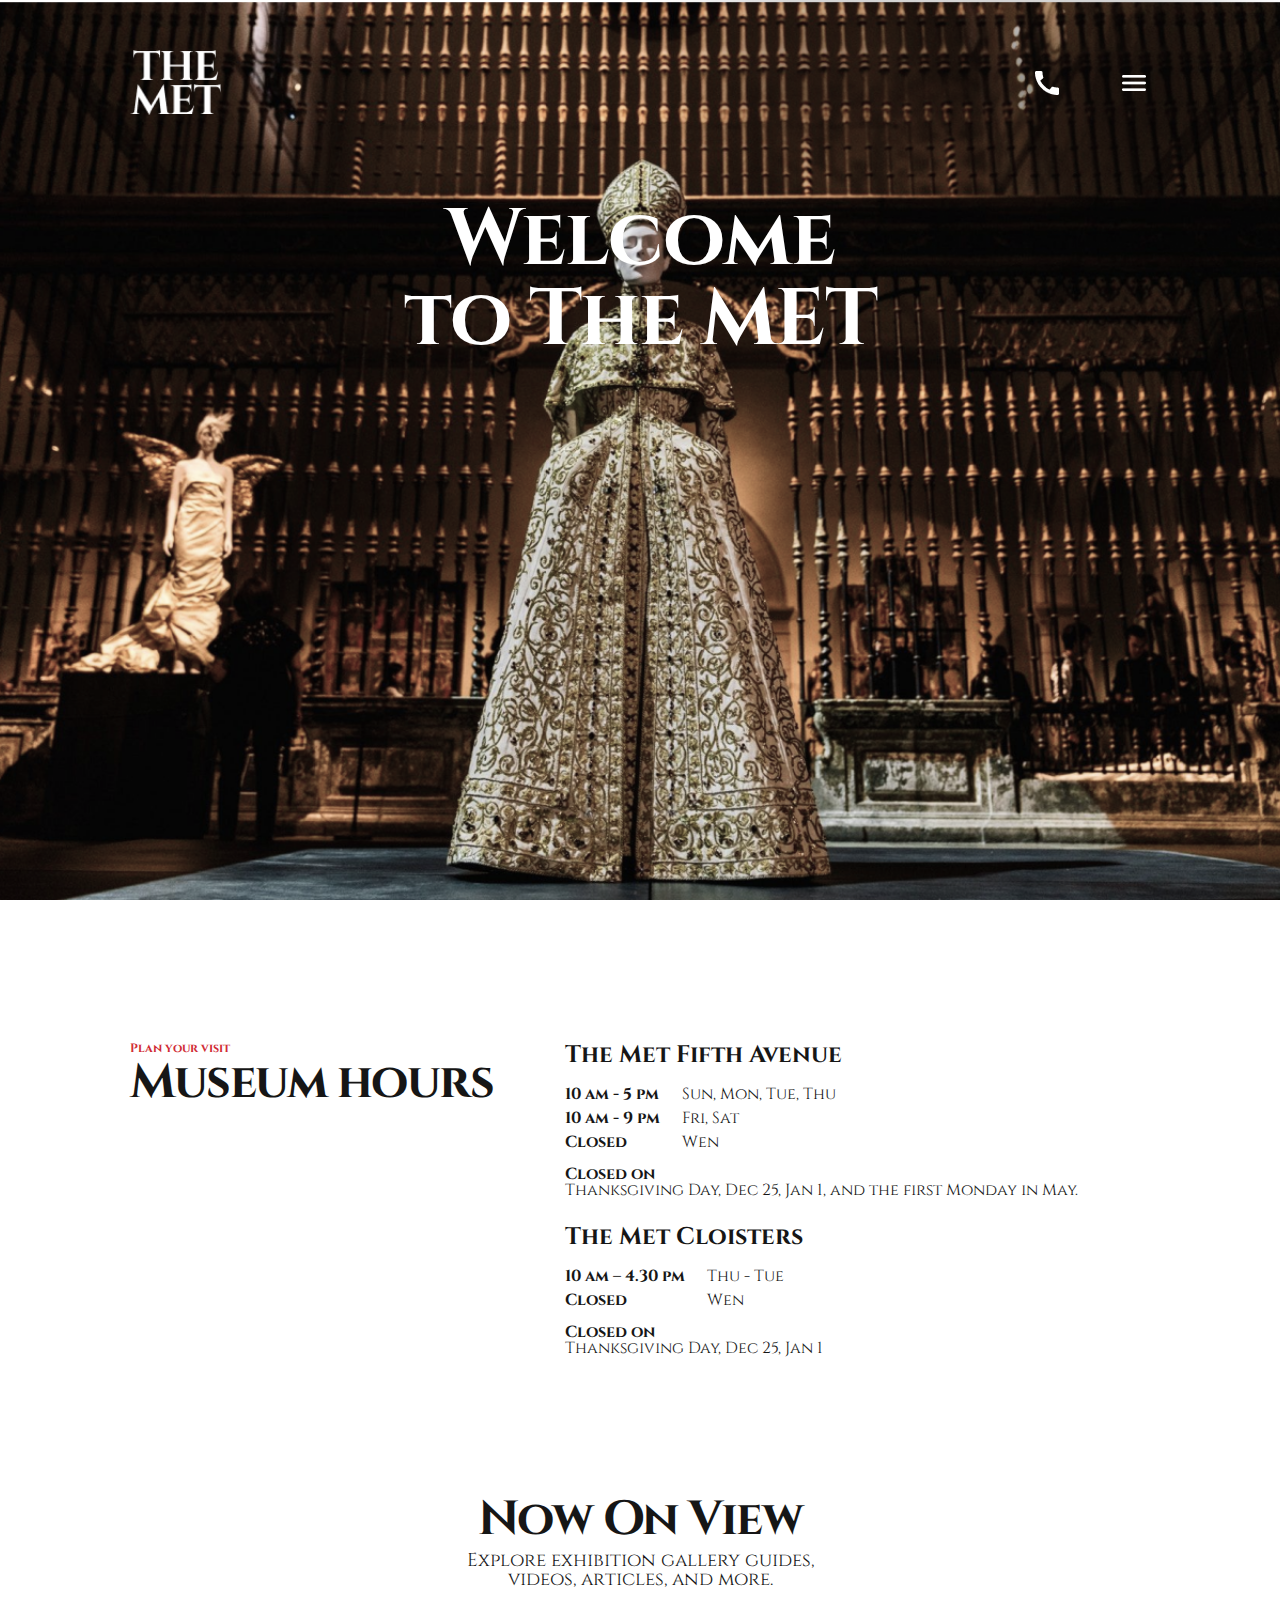
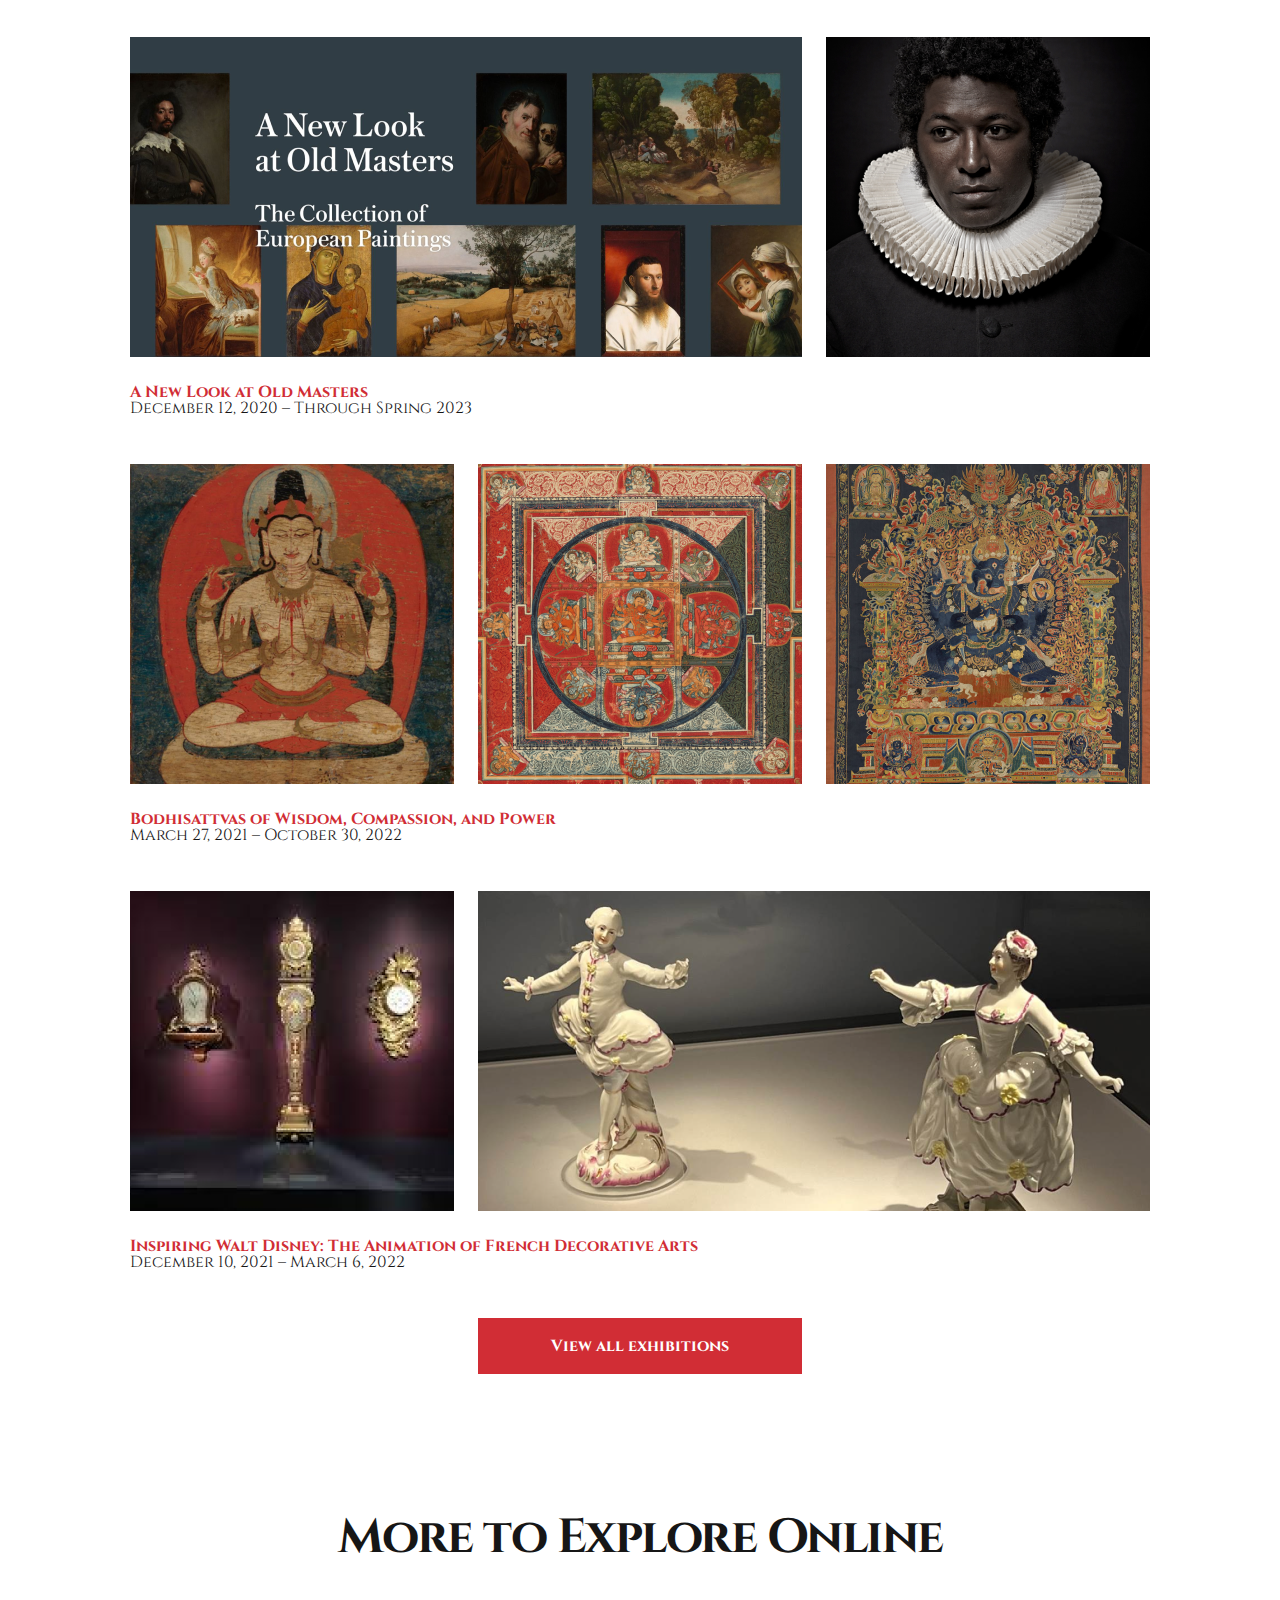
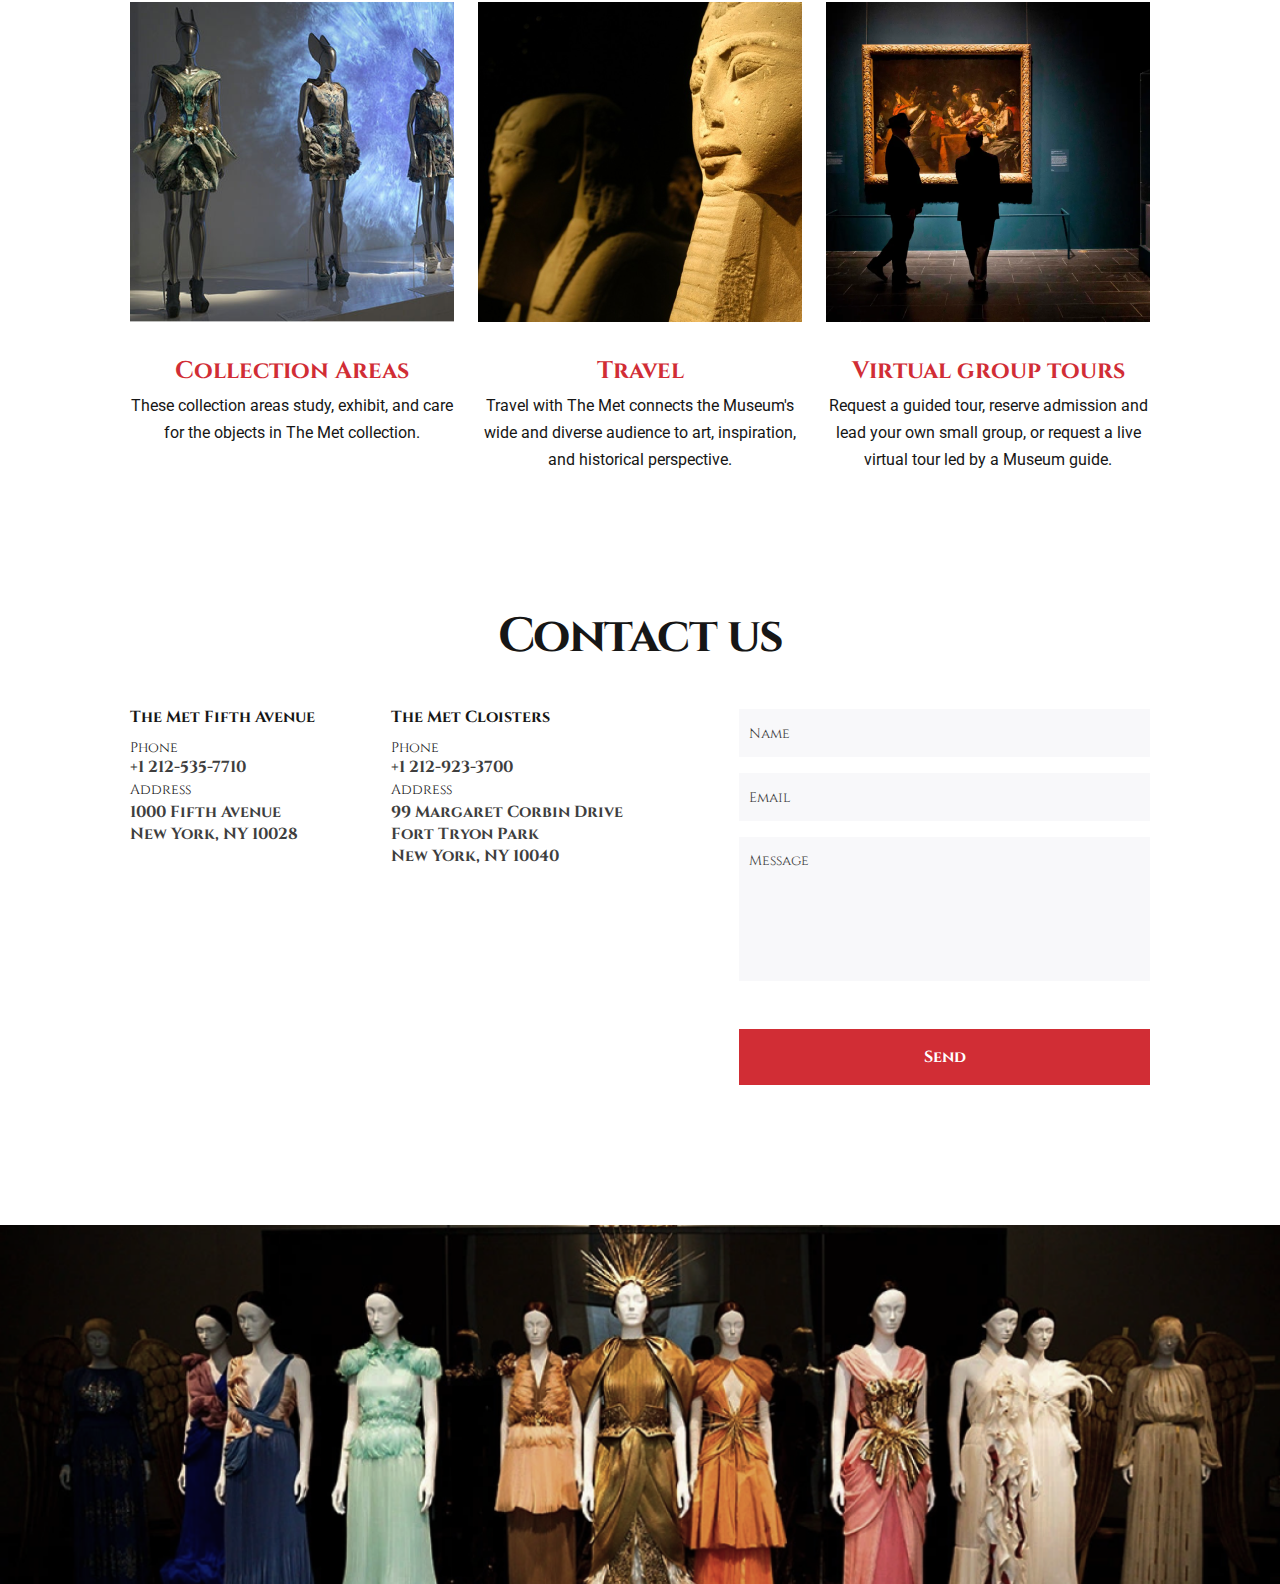
<file: index.html>
<!doctype html><html lang="en" class="page"><head><meta charset="utf-8"><meta name="viewport" content="width=device-width, initial-scale=1.0"><title>The Met</title><link rel="icon" href="favicon.bb9b7caa.png" type="image/png"><link rel="preconnect" href="https://fonts.googleapis.com"><link rel="preconnect" href="https://fonts.gstatic.com" crossorigin><link href="https://fonts.googleapis.com/css2?family=Cinzel:wght@400..900&display=swap" rel="stylesheet"><link href="https://fonts.googleapis.com/css2?family=Cinzel&family=Roboto&display=swap" rel="stylesheet"><link rel="stylesheet" href="index.10957ddf.css"><script src="index.cabb280d.js" defer></script></head><body class="page__body"> <header class="header page__section" id="home"> <div class="header__content"> <div class="top-bar"> <a href="#" class="top-bar__logo"> <img src="logo.a48cd39a.png" alt="The Met logo"> </a> <div class="top-bar__icons"> <div class="top-bar__phones-container"> <div class="top-bar__phones"> <a class="top-bar__phone" href="tel:+12125357710"> The Met Fifth Avenue <br> +1 212-535-7710 </a> <a class="top-bar__phone" href="tel:+12129233700"> The Met Cloisters <br> +1 212-923-3700 </a> </div> <a href="tel:+1 212-535-7710" class="icon icon--phone"></a> </div> <a href="#menu" class="icon icon--menu"></a> </div> </div> <h1 class="header__title"> Welcome <br> to The MET </h1> </div> </header> <aside class="menu page__menu" id="menu"> <div class="menu__content"> <div class="menu__top-bar top-bar"> <a href="#" class="top-bar__logo"> <img src="logo.a48cd39a.png" alt="The Met logo"> </a> <a href="#" class="icon icon--close"></a> </div> <div class="menu__bottom"> <nav class="menu__nav nav"> <ul class="nav__list"> <li class="nav__item"> <a class="nav__link" href="#home"> Home </a> </li> <li class="nav__item"> <a class="nav__link" href="#about-us"> About us </a> </li> <li class="nav__item"> <a class="nav__link" href="#now-on-view"> Now on view </a> </li> <li class="nav__item"> <a class="nav__link" href="#explore-online"> Explore online </a> </li> <li class="nav__item"> <a class="nav__link" href="#contact-us"> Contacts </a> </li> </ul> </nav> <div class="menu__phones"> <a href="tel:+1 212-535-7710" class="menu__phone-number"> The Met Fifth Avenue <br> +1 212-535-7710 </a> <a href="tel:+1 212-923-3700" class="menu__phone-number"> The Met Cloisters <br> +1 212-923-3700 </a> </div> <a href="tel:+1 212-535-7710" class="menu__call-to-order"> call to order </a> </div> </div> </aside> <main class="page__main"> <section class="about-us page__section" id="about-us"> <div class="about-us__content"> <div class="about-us__title"> <h3 class="about-us__subtitle">Plan your visit</h3> <h2 class="section-title section-title--left">Museum hours</h2> </div> <div class="about-us__schedules"> <div class="schedule"> <div class="schedule__title">The Met Fifth Avenue</div> <div class="schedule__week"> <div class="schedule__hours"> <div class="schedule__hour">10 am - 5 pm</div> <div class="schedule__hour">10 am - 9 pm</div> <div class="schedule__hour">Closed</div> </div> <div class="schedule__days"> <div class="schedule__day">Sun, Mon, Tue, Thu</div> <div class="schedule__day">Fri, Sat</div> <div class="schedule__day">Wen</div> </div> </div> <div class="schedule__closed-on">Closed on</div> <div> Thanksgiving Day, Dec 25, Jan 1, and the first Monday in May. </div> </div> <div class="schedule"> <div class="schedule__title">The Met Cloisters</div> <div class="schedule__week"> <div class="schedule__hours"> <div class="schedule__hour">10 am – 4.30 pm</div> <div class="schedule__hour">Closed</div> </div> <div class="schedule__days"> <div class="schedule__day">Thu - Tue</div> <div class="schedule__day">Wen</div> </div> </div> <div class="schedule__closed-on">Closed on</div> <div>Thanksgiving Day, Dec 25, Jan 1</div> </div> </div> </div> </section> <section class="now-on-view page__section" id="now-on-view"> <div class="now-on-view__content"> <div class="now-on-view__title"> <h2 class="section-title">Now On View</h2> <h3 class="now-on-view__subtitle"> Explore exhibition gallery guides, videos, articles, and more. </h3> </div> <div class="onview-item"> <div class="onview-item__images"> <a href="#" class="onview-item__image onview-item__image--1-1"> <picture> <source media="(min-width: 1260px)" srcset="image-1-1.dfb4c6e9.png"> <source media="(min-width: 744px)" srcset="image-1-1.1f8972fe.png"> <img src="image-1-1.7f2e6b2d.png" alt="image"> </picture> </a> <a class="onview-item__image onview-item__image--1-2" href="#"> <picture> <source media="(min-width: 1260px)" srcset="image-1-2.9d548749.png"> <source media="(min-width: 744px)" srcset="image-1-2.c2394457.png"> <img src="image-1-2.809b080a.png" alt="image"> </picture> </a> </div> <div> <p class="onview-item__title onview-item__title--red"> A New Look at Old Masters </p> <p class="onview-item__title"> December 12, 2020 – Through Spring 2023 </p> </div> </div> <div class="onview-item"> <div class="onview-item__images"> <a href="#" class="onview-item__image onview-item__image--2-1"> <picture> <source media="(min-width: 1260px)" srcset="image-2-1.60490d6d.png"> <source media="(min-width: 744px)" srcset="image-2-1.5f984edb.png"> <img src="image-2-1.15e1a024.png" alt="image"> </picture> </a> <a href="#" class="onview-item__image onview-item__image--2-2"> <picture> <source media="(min-width: 1260px)" srcset="image-2-2.953a162b.png"> <source media="(min-width: 744px)" srcset="image-2-2.39e5de42.png"> <img src="image-2-2.37413332.png" alt="image"> </picture> </a> <a href="#" class="onview-item__image onview-item__image--hide"> <picture> <source media="(min-width: 1260px)" srcset="image-2-3.52b701b9.png"> <img src="image-2-3.465335d9.png" alt="image"> </picture> </a> </div> <div> <p class="onview-item__title onview-item__title--red"> Bodhisattvas of Wisdom, Compassion, and Power </p> <p class="onview-item__title"> March 27, 2021 – October 30, 2022 </p> </div> </div> <div class="onview-item"> <div class="onview-item__images"> <a href="#" class="onview-item__image onview-item__image--3-1"> <picture> <source media="(min-width: 1260px)" srcset="image-3-1.e23d7755.png"> <source media="(min-width: 744px)" srcset="image-3-1.0a970c4c.png"> <img src="image-3-1.8805e64f.png" alt="image"> </picture> </a> <a href="#" class="onview-item__image onview-item__image--3-2"> <picture> <source media="(min-width: 1260px)" srcset="image-3-2.b30f7cb0.png"> <source media="(min-width: 744px)" srcset="image-3-2.5d93d576.png"> <img src="image-3-2.f0bde8e4.png" alt="image"> </picture> </a> </div> <div> <p class="onview-item__title onview-item__title--red"> Inspiring Walt Disney: The Animation of French Decorative Arts </p> <p class="onview-item__title"> December 10, 2021 – March 6, 2022 </p> </div> </div> <a class="now-on-view__button">View all exhibitions</a> </div> </section> <section class="explore-online page__section" id="explore-online"> <h2 class="explore-online__title section-title"> More to Explore Online </h2> <div class="explore-online__content"> <article class="explore-card"> <a href="#"> <picture> <source media="(min-width: 1260px)" srcset="image-explore-1.8391ff5f.png"> <source media="(min-width: 744px)" srcset="image-explore-1.af05099c.png"> <img class="explore-card__image" src="image-explore-1.eb774e4e.png" alt="image"> </picture> </a> <p class="explore-card__title">Collection Areas</p> <p class="explore-card__subtitle"> These collection areas study, exhibit, and care for the objects in The Met collection. </p> </article> <article class="explore-card"> <a href="#"> <picture> <source media="(min-width: 1260px)" srcset="image-explore-2.fff8571e.png"> <source media="(min-width: 744px)" srcset="image-explore-2.3f4398ea.png"> <img class="explore-card__image" src="image-explore-2.745e810b.png" alt="image"> </picture> </a> <p class="explore-card__title">Travel</p> <p class="explore-card__subtitle"> Travel with The Met connects the Museum's wide and diverse audience to art, inspiration, and historical perspective. </p> </article> <article class="explore-card"> <a href="#"> <picture> <source media="(min-width: 1260px)" srcset="image-explore-3.a7ffefdb.png"> <source media="(min-width: 744px)" srcset="image-explore-3.65377777.png"> <img class="explore-card__image" src="image-explore-3.d3725be7.png" alt="image"> </picture> </a> <p class="explore-card__title">Virtual group tours</p> <p class="explore-card__subtitle"> Request a guided tour, reserve admission and lead your own small group, or request a live virtual tour led by a Museum guide. </p> </article> </div> </section> <section class="contact-us page__section" id="contact-us"> <h2 class="contact-us__title section-title">Contact us</h2> <div class="contact-us__content"> <div class="contact-us__contacts"> <div class="contact"> <p class="contact__location">The Met Fifth Avenue</p> <p class="contact__method">Phone</p> <a class="contact__phone" href="tel:+1 212-535-7710"> +1 212-535-7710 </a> <p class="contact__method">Address</p> <a href="https://www.google.pt/maps/place/1000+5th+Ave,+New+York,+NY+10028,+%D0%A1%D0%BF%D0%BE%D0%BB%D1%83%D1%87%D0%B5%D0%BD%D1%96+%D0%A8%D1%82%D0%B0%D1%82%D0%B8+%D0%90%D0%BC%D0%B5%D1%80%D0%B8%D0%BA%D0%B8/@40.7794395,-73.9659593,17z/data=!3m1!4b1!4m6!3m5!1s0x89c25896dcda965d:0x5bbcfab18ea2c739!8m2!3d40.7794355!4d-73.9633844!16s%2Fg%2F1yl46zflv?entry=ttu&g_ep=EgoyMDI0MDkwOS4wIKXMDSoASAFQAw%3D%3D" class="contact__address" target="_blank"> 1000 Fifth Avenue <br> New York, NY 10028 </a> </div> <div class="contact"> <p class="contact__location">The Met Cloisters</p> <p class="contact__method">Phone</p> <a class="contact__phone" href="tel:+1 212-923-3700"> +1 212-923-3700 </a> <p class="contact__method">Address</p> <a href="https://www.google.pt/maps/place/The+Met+Cloisters/@40.8648668,-73.9343023,17z/data=!3m1!4b1!4m6!3m5!1s0x89c2f40170f2a62b:0x9191e7fa95df29ad!8m2!3d40.8648628!4d-73.9317274!16zL20vMDFyczdi?entry=ttu&g_ep=EgoyMDI0MDkwOS4wIKXMDSoASAFQAw%3D%3D" class="contact__address" target="_blank"> 99 Margaret Corbin Drive Fort Tryon Park <br> New York, NY 10040 </a> </div> </div> <form class="form" action="#" onsubmit="this.reset(); return false;"> <input class="form__input" type="text" placeholder="Name" required> <input class="form__input" type="email" placeholder="Email" required> <textarea class="form__input form__input--big" name="message" placeholder="Message" required></textarea> <button class="form__button" type="submit"> Send </button> </form> </div> </section> </main> <footer class="footer"></footer> </body></html>
</file>
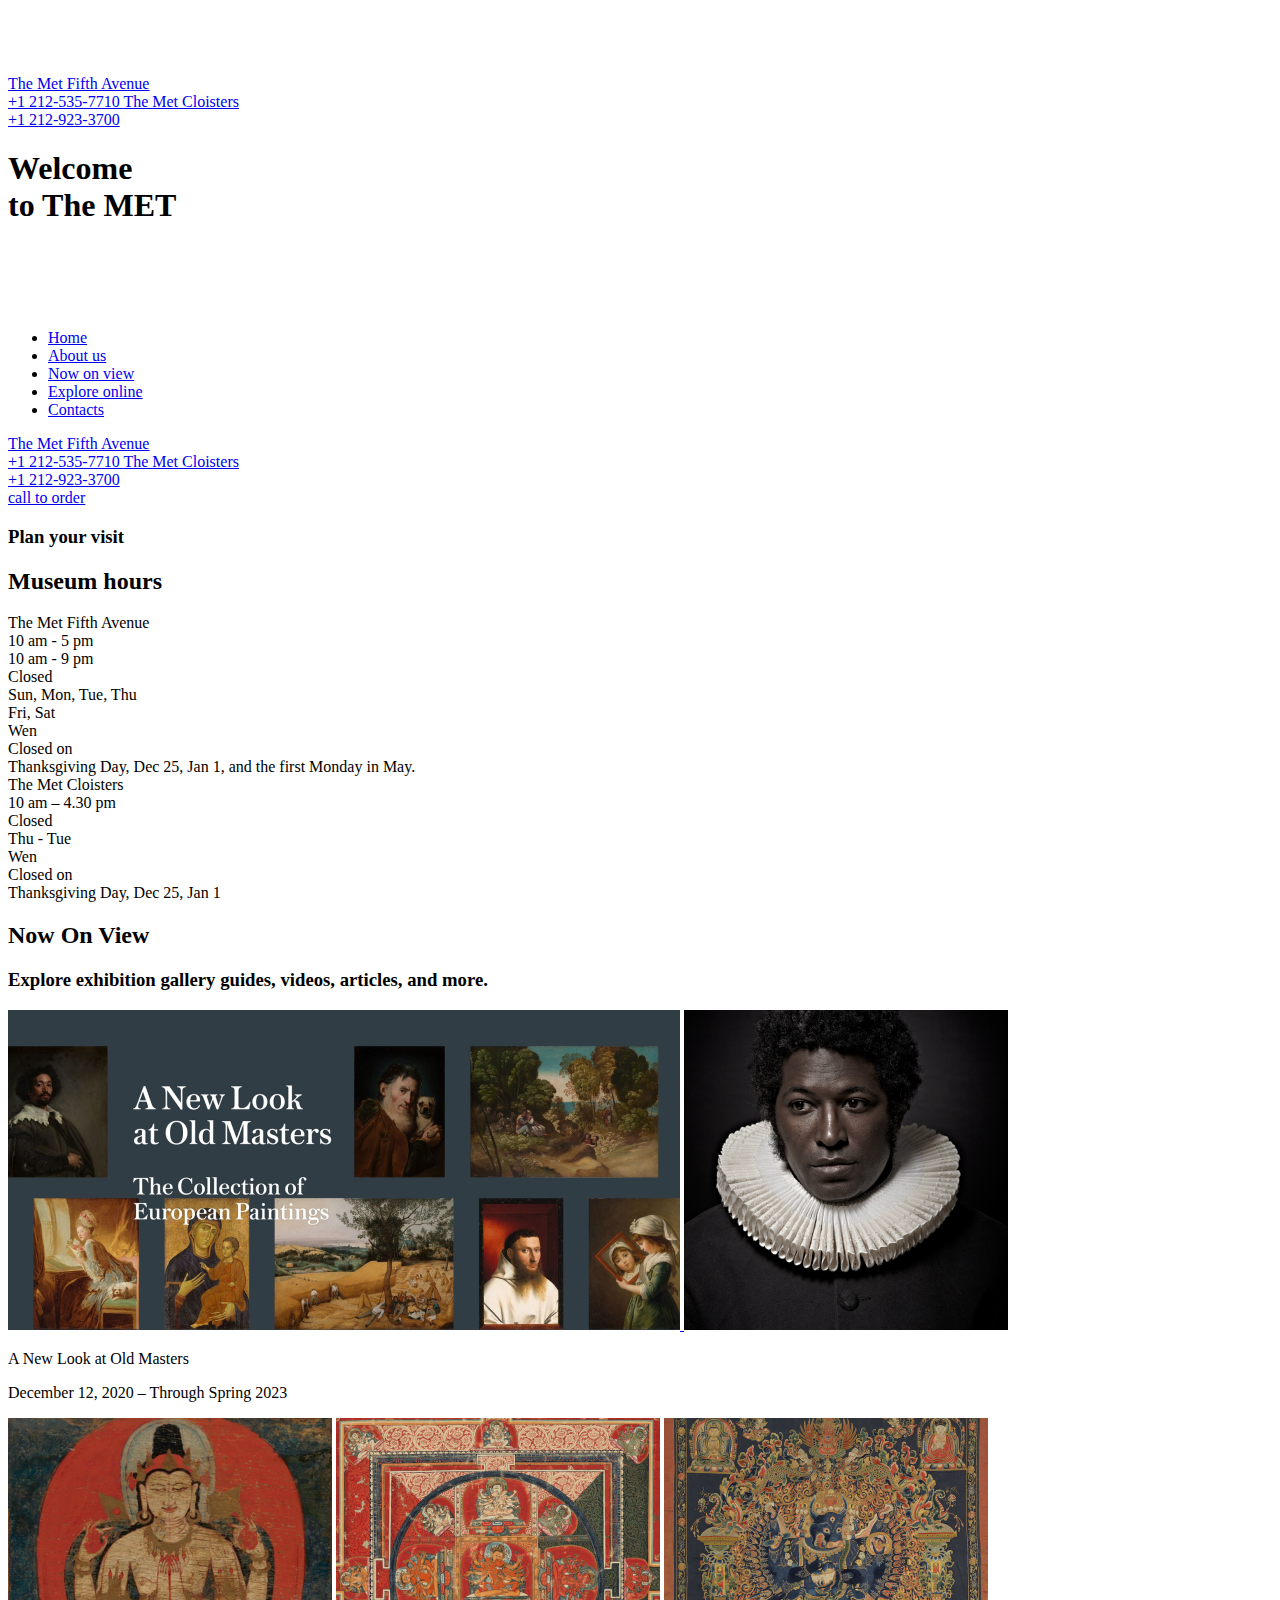
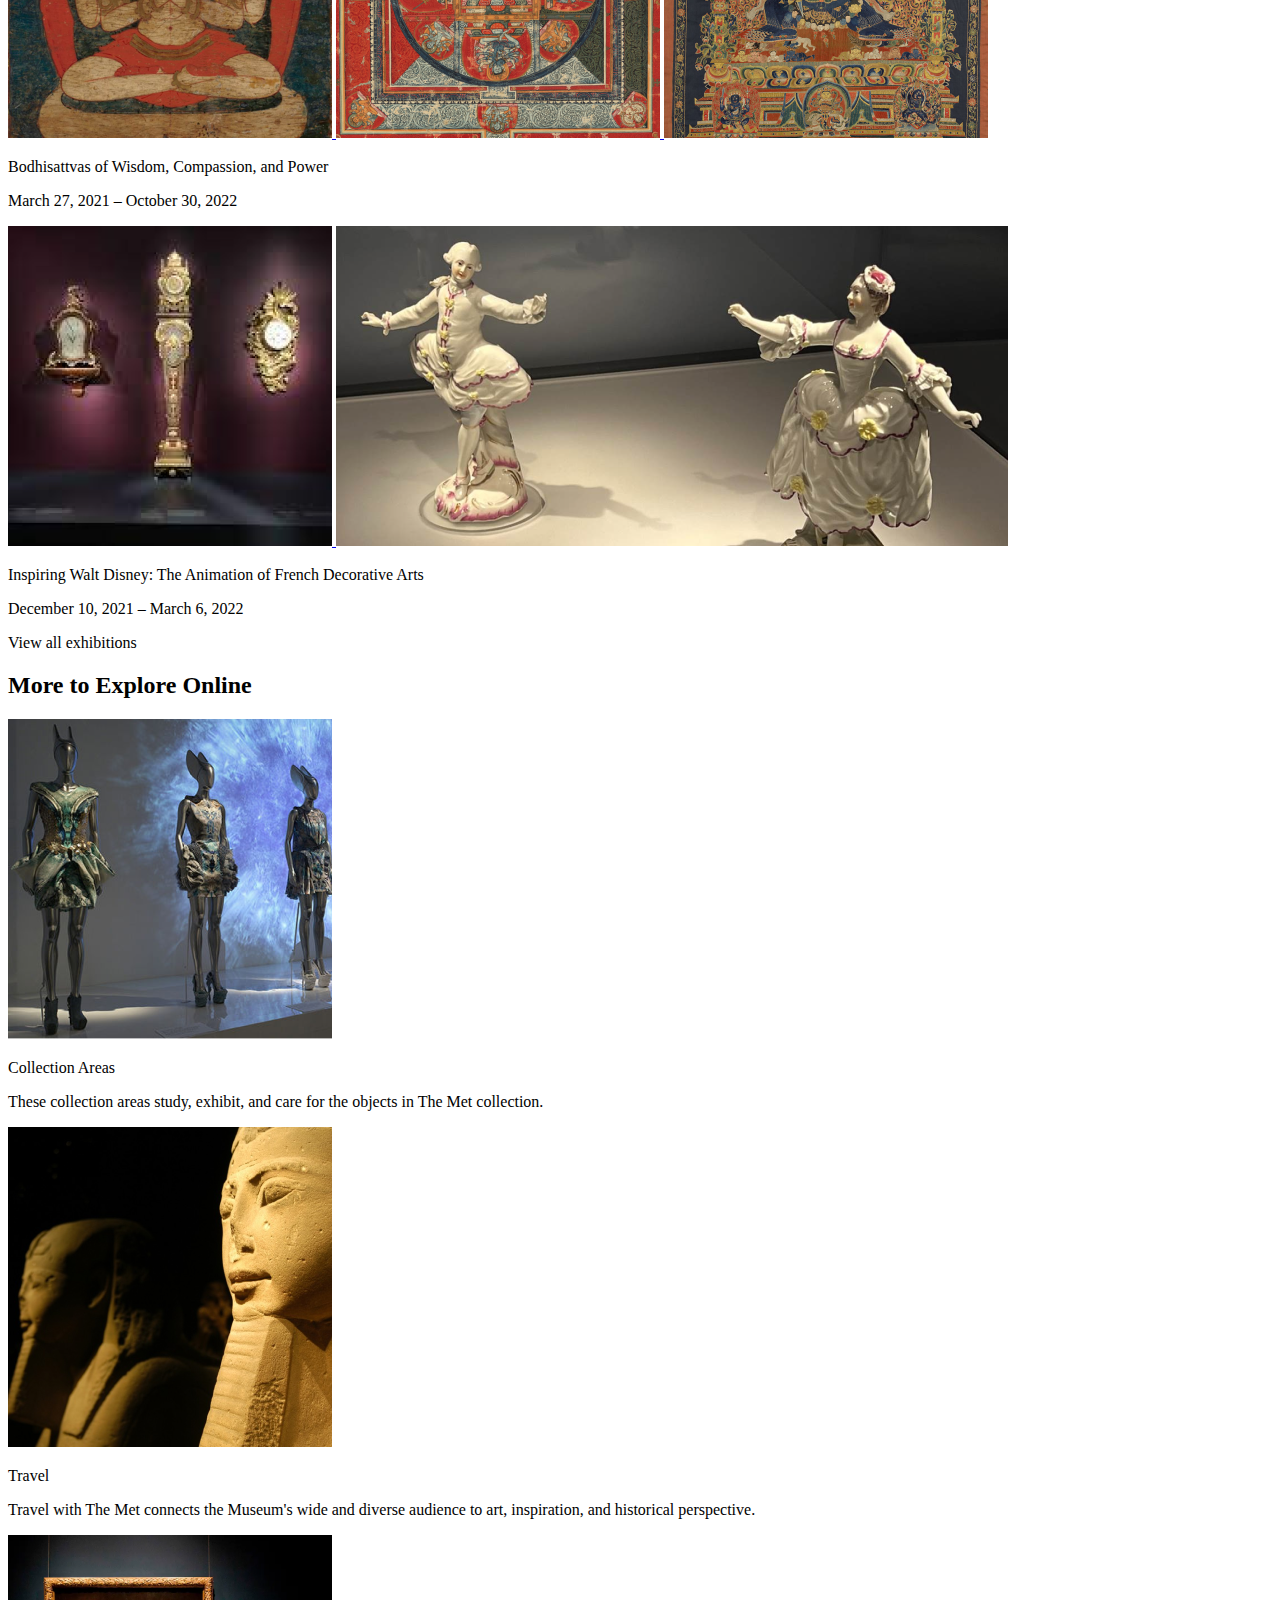
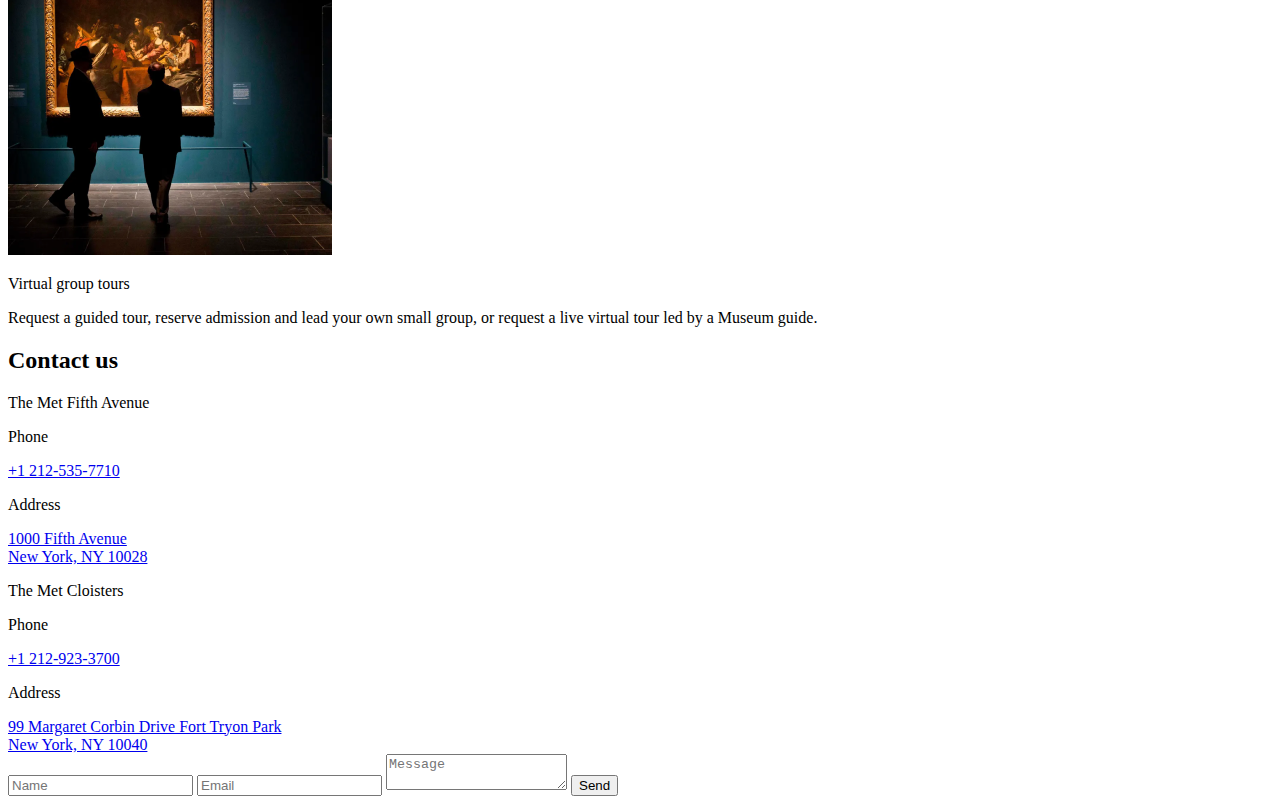
<file: src/index.html>
<!doctype html>
<html
  lang="en"
  class="page"
>
  <head>
    <meta charset="UTF-8" />
    <meta
      name="viewport"
      content="width=device-width, initial-scale=1.0"
    />
    <title>The Met</title>
    <link
      rel="icon"
      href="./styles/images/favicon.png"
      type="image/png"
    >
    <link
      rel="preconnect"
      href="https://fonts.googleapis.com"
    />
    <link
      rel="preconnect"
      href="https://fonts.gstatic.com"
      crossorigin="anonymous"
    />
    <link
      href="https://fonts.googleapis.com/css2?family=Cinzel:wght@400..900&display=swap"
      rel="stylesheet"
    />
    <link
      href="https://fonts.googleapis.com/css2?family=Cinzel&family=Roboto&display=swap"
      rel="stylesheet"
    />
    <link
      rel="stylesheet"
      href="./styles/main.scss"
    />
    <script
      src="scripts/main.js"
      defer
    ></script>
  </head>
  <body class="page__body">
    <header
      class="header page__section"
      id="home"
    >
      <div class="header__content">
        <div class="top-bar">
          <a
            href="#"
            class="top-bar__logo"
          >
            <img
              src="styles/images/logo.png"
              alt="The Met logo"
            />
          </a>
          <div class="top-bar__icons">
            <div class="top-bar__phones-container">
              <div class="top-bar__phones">
                <a
                  class="top-bar__phone"
                  href="tel:+12125357710"
                >
                  The Met Fifth Avenue
                  <br />
                  +1 212-535-7710
                </a>
                <a
                  class="top-bar__phone"
                  href="tel:+12129233700"
                >
                  The Met Cloisters
                  <br />
                  +1 212-923-3700
                </a>
              </div>
              <a
                href="tel:+1 212-535-7710"
                class="icon icon--phone"
              ></a>
            </div>
            <a
              href="#menu"
              class="icon icon--menu"
            ></a>
          </div>
        </div>
        <h1 class="header__title">
          Welcome
          <br />
          to The MET
        </h1>
      </div>
    </header>

    <aside
      class="menu page__menu"
      id="menu"
    >
      <div class="menu__content">
        <div class="top-bar menu__top-bar">
          <a
            href="#"
            class="top-bar__logo"
          >
            <img
              src="styles/images/logo.png"
              alt="The Met logo"
            />
          </a>
          <a
            href="#"
            class="icon icon--close"
          ></a>
        </div>

        <div class="menu__bottom">
          <nav class="nav menu__nav">
            <ul class="nav__list">
              <li class="nav__item">
                <a
                  class="nav__link"
                  href="#home"
                >
                  Home
                </a>
              </li>
              <li class="nav__item">
                <a
                  class="nav__link"
                  href="#about-us"
                >
                  About us
                </a>
              </li>
              <li class="nav__item">
                <a
                  class="nav__link"
                  href="#now-on-view"
                >
                  Now on view
                </a>
              </li>
              <li class="nav__item">
                <a
                  class="nav__link"
                  href="#explore-online"
                >
                  Explore online
                </a>
              </li>
              <li class="nav__item">
                <a
                  class="nav__link"
                  href="#contact-us"
                >
                  Contacts
                </a>
              </li>
            </ul>
          </nav>

          <div class="menu__phones">
            <a
              href="tel:+1 212-535-7710"
              class="menu__phone-number"
            >
              The Met Fifth Avenue
              <br />
              +1 212-535-7710
            </a>
            <a
              href="tel:+1 212-923-3700"
              class="menu__phone-number"
            >
              The Met Cloisters
              <br />
              +1 212-923-3700
            </a>
          </div>
          <a
            href="tel:+1 212-535-7710"
            class="menu__call-to-order"
          >
            call to order
          </a>
        </div>
      </div>
    </aside>

    <main class="page__main">
      <section
        class="about-us page__section"
        id="about-us"
      >
        <div class="about-us__content">
          <div class="about-us__title">
            <h3 class="about-us__subtitle">Plan your visit</h3>
            <h2 class="section-title section-title--left">Museum hours</h2>
          </div>
          <div class="about-us__schedules">
            <div class="schedule">
              <div class="schedule__title">The Met Fifth Avenue</div>
              <div class="schedule__week">
                <div class="schedule__hours">
                  <div class="schedule__hour">10 am - 5 pm</div>
                  <div class="schedule__hour">10 am - 9 pm</div>
                  <div class="schedule__hour">Closed</div>
                </div>
                <div class="schedule__days">
                  <div class="schedule__day">Sun, Mon, Tue, Thu</div>
                  <div class="schedule__day">Fri, Sat</div>
                  <div class="schedule__day">Wen</div>
                </div>
              </div>
              <div class="schedule__closed-on">Closed on</div>
              <div>
                Thanksgiving Day, Dec 25, Jan 1, and the first Monday in May.
              </div>
            </div>
            <div class="schedule">
              <div class="schedule__title">The Met Cloisters</div>
              <div class="schedule__week">
                <div class="schedule__hours">
                  <div class="schedule__hour">10 am – 4.30 pm</div>
                  <div class="schedule__hour">Closed</div>
                </div>
                <div class="schedule__days">
                  <div class="schedule__day">Thu - Tue</div>
                  <div class="schedule__day">Wen</div>
                </div>
              </div>
              <div class="schedule__closed-on">Closed on</div>
              <div>Thanksgiving Day, Dec 25, Jan 1</div>
            </div>
          </div>
        </div>
      </section>
      <section
        class="now-on-view page__section"
        id="now-on-view"
      >
        <div class="now-on-view__content">
          <div class="now-on-view__title">
            <h2 class="section-title">Now On View</h2>
            <h3 class="now-on-view__subtitle">
              Explore exhibition gallery guides, videos, articles, and more.
            </h3>
          </div>
          <div class="onview-item">
            <div class="onview-item__images">
              <a
                href="#"
                class="onview-item__image onview-item__image--1-1"
              >
                <picture>
                  <source
                    media="(min-width: 1260px)"
                    srcset="styles/images/desktop/image-1-1.png"
                  />
                  <source
                    media="(min-width: 744px)"
                    srcset="styles/images/tablet/image-1-1.png"
                  />
                  <img
                    src="styles/images/mobile/image-1-1.png"
                    alt="image"
                  />
                </picture>
              </a>
              <a
                class="onview-item__image onview-item__image--1-2"
                href="#"
              >
                <picture>
                  <source
                    media="(min-width: 1260px)"
                    srcset="styles/images/desktop/image-1-2.png"
                  />
                  <source
                    media="(min-width: 744px)"
                    srcset="styles/images/tablet/image-1-2.png"
                  />
                  <img
                    src="styles/images/mobile/image-1-2.png"
                    alt="image"
                  />
                </picture>
              </a>
            </div>
            <div>
              <p class="onview-item__title onview-item__title--red">
                A New Look at Old Masters
              </p>
              <p class="onview-item__title">
                December 12, 2020 – Through Spring 2023
              </p>
            </div>
          </div>
          <div class="onview-item">
            <div class="onview-item__images">
              <a
                href="#"
                class="onview-item__image onview-item__image--2-1"
              >
                <picture>
                  <source
                    media="(min-width: 1260px)"
                    srcset="styles/images/desktop/image-2-1.png"
                  />
                  <source
                    media="(min-width: 744px)"
                    srcset="styles/images/tablet/image-2-1.png"
                  />
                  <img
                    src="styles/images/mobile/image-2-1.png"
                    alt="image"
                  />
                </picture>
              </a>
              <a
                href="#"
                class="onview-item__image onview-item__image--2-2"
              >
                <picture>
                  <source
                    media="(min-width: 1260px)"
                    srcset="styles/images/desktop/image-2-2.png"
                  />
                  <source
                    media="(min-width: 744px)"
                    srcset="styles/images/tablet/image-2-2.png"
                  />
                  <img
                    src="styles/images/mobile/image-2-2.png"
                    alt="image"
                  />
                </picture>
              </a>
              <a
                href="#"
                class="onview-item__image onview-item__image--hide"
              >
                <picture>
                  <source
                    media="(min-width: 1260px)"
                    srcset="styles/images/desktop/image-2-3.png"
                  />
                  <img
                    src="styles/images/mobile/image-2-3.png"
                    alt="image"
                  />
                </picture>
              </a>
            </div>
            <div>
              <p class="onview-item__title onview-item__title--red">
                Bodhisattvas of Wisdom, Compassion, and Power
              </p>
              <p class="onview-item__title">
                March 27, 2021 – October 30, 2022
              </p>
            </div>
          </div>
          <div class="onview-item">
            <div class="onview-item__images">
              <a
                href="#"
                class="onview-item__image onview-item__image--3-1"
              >
                <picture>
                  <source
                    media="(min-width: 1260px)"
                    srcset="styles/images/desktop/image-3-1.png"
                  />
                  <source
                    media="(min-width: 744px)"
                    srcset="styles/images/tablet/image-3-1.png"
                  />
                  <img
                    src="styles/images/mobile/image-3-1.png"
                    alt="image"
                  />
                </picture>
              </a>
              <a
                href="#"
                class="onview-item__image onview-item__image--3-2"
              >
                <picture>
                  <source
                    media="(min-width: 1260px)"
                    srcset="styles/images/desktop/image-3-2.png"
                  />
                  <source
                    media="(min-width: 744px)"
                    srcset="styles/images/tablet/image-3-2.png"
                  />
                  <img
                    src="styles/images/mobile/image-3-2.png"
                    alt="image"
                  />
                </picture>
              </a>
            </div>
            <div>
              <p class="onview-item__title onview-item__title--red">
                Inspiring Walt Disney: The Animation of French Decorative Arts
              </p>
              <p class="onview-item__title">
                December 10, 2021 – March 6, 2022
              </p>
            </div>
          </div>
          <a class="now-on-view__button">View all exhibitions</a>
        </div>
      </section>
      <section
        class="explore-online page__section"
        id="explore-online"
      >
        <h2 class="section-title explore-online__title">
          More to Explore Online
        </h2>
        <div class="explore-online__content">
          <article class="explore-card">
            <a href="#">
              <picture>
                <source
                  media="(min-width: 1260px)"
                  srcset="styles/images/desktop/image-explore-1.png"
                />
                <source
                  media="(min-width: 744px)"
                  srcset="styles/images/tablet/image-explore-1.png"
                />
                <img
                  class="explore-card__image"
                  src="styles/images/mobile/image-explore-1.png"
                  alt="image"
                />
              </picture>
            </a>
            <p class="explore-card__title">Collection Areas</p>
            <p class="explore-card__subtitle">
              These collection areas study, exhibit, and care for the objects in
              The Met collection.
            </p>
          </article>
          <article class="explore-card">
            <a href="#">
              <picture>
                <source
                  media="(min-width: 1260px)"
                  srcset="styles/images/desktop/image-explore-2.png"
                />
                <source
                  media="(min-width: 744px)"
                  srcset="styles/images/tablet/image-explore-2.png"
                />
                <img
                  class="explore-card__image"
                  src="styles/images/mobile/image-explore-2.png"
                  alt="image"
                />
              </picture>
            </a>
            <p class="explore-card__title">Travel</p>
            <p class="explore-card__subtitle">
              Travel with The Met connects the Museum's wide and diverse
              audience to art, inspiration, and historical perspective.
            </p>
          </article>
          <article class="explore-card">
            <a href="#">
              <picture>
                <source
                  media="(min-width: 1260px)"
                  srcset="styles/images/desktop/image-explore-3.png"
                />
                <source
                  media="(min-width: 744px)"
                  srcset="styles/images/tablet/image-explore-3.png"
                />
                <img
                  class="explore-card__image"
                  src="styles/images/mobile/image-explore-3.png"
                  alt="image"
                />
              </picture>
            </a>
            <p class="explore-card__title">Virtual group tours</p>
            <p class="explore-card__subtitle">
              Request a guided tour, reserve admission and lead your own small
              group, or request a live virtual tour led by a Museum guide.
            </p>
          </article>
        </div>
      </section>
      <section
        class="contact-us page__section"
        id="contact-us"
      >
        <h2 class="section-title contact-us__title">Contact us</h2>
        <div class="contact-us__content">
          <div class="contact-us__contacts">
            <div class="contact">
              <p class="contact__location">The Met Fifth Avenue</p>
              <p class="contact__method">Phone</p>
              <a
                class="contact__phone"
                href="tel:+1 212-535-7710"
              >
                +1 212-535-7710
              </a>
              <p class="contact__method">Address</p>
              <a
                href="https://www.google.pt/maps/place/1000+5th+Ave,+New+York,+NY+10028,+%D0%A1%D0%BF%D0%BE%D0%BB%D1%83%D1%87%D0%B5%D0%BD%D1%96+%D0%A8%D1%82%D0%B0%D1%82%D0%B8+%D0%90%D0%BC%D0%B5%D1%80%D0%B8%D0%BA%D0%B8/@40.7794395,-73.9659593,17z/data=!3m1!4b1!4m6!3m5!1s0x89c25896dcda965d:0x5bbcfab18ea2c739!8m2!3d40.7794355!4d-73.9633844!16s%2Fg%2F1yl46zflv?entry=ttu&g_ep=EgoyMDI0MDkwOS4wIKXMDSoASAFQAw%3D%3D"
                class="contact__address"
                target="_blank"
              >
                1000 Fifth Avenue
                <br />
                New York, NY 10028
              </a>
            </div>
            <div class="contact">
              <p class="contact__location">The Met Cloisters</p>
              <p class="contact__method">Phone</p>
              <a
                class="contact__phone"
                href="tel:+1 212-923-3700"
              >
                +1 212-923-3700
              </a>
              <p class="contact__method">Address</p>
              <a
                href="https://www.google.pt/maps/place/The+Met+Cloisters/@40.8648668,-73.9343023,17z/data=!3m1!4b1!4m6!3m5!1s0x89c2f40170f2a62b:0x9191e7fa95df29ad!8m2!3d40.8648628!4d-73.9317274!16zL20vMDFyczdi?entry=ttu&g_ep=EgoyMDI0MDkwOS4wIKXMDSoASAFQAw%3D%3D"
                class="contact__address"
                target="_blank"
              >
                99 Margaret Corbin Drive Fort Tryon Park
                <br />
                New York, NY 10040
              </a>
            </div>
          </div>
          <form
            class="form"
            action="#"
            onsubmit="this.reset(); return false;"
          >
            <input
              class="form__input"
              type="text"
              placeholder="Name"
              required
            />
            <input
              class="form__input"
              type="email"
              placeholder="Email"
              required
            />
            <textarea
              class="form__input form__input--big"
              name="message"
              placeholder="Message"
              required
            ></textarea>
            <button
              class="form__button"
              type="submit"
            >
              Send
            </button>
          </form>
        </div>
      </section>
    </main>

    <footer class="footer"></footer>
  </body>
</html>
</file>
<file: index.10957ddf.css>
html,body,div,span,applet,object,iframe,h1,h2,h3,h4,h5,h6,p,blockquote,pre,a,abbr,acronym,address,big,cite,code,del,dfn,em,img,ins,kbd,q,s,samp,small,strike,strong,sub,sup,tt,var,b,u,i,center,dl,dt,dd,ol,ul,li,fieldset,form,label,legend,table,caption,tbody,tfoot,thead,tr,th,td,article,aside,canvas,details,embed,figure,figcaption,footer,header,hgroup,menu,nav,output,ruby,section,summary,time,mark,audio,video{border:0;margin:0;padding:0}article,aside,details,figcaption,figure,footer,header,hgroup,menu,nav,section{display:block}body{line-height:1}ol,ul{list-style:none}blockquote,q{quotes:none}blockquote:before,blockquote:after,q:before,q:after{content:"";content:none}table{border-collapse:collapse;border-spacing:0}.page{color:#161616;scroll-behavior:smooth;font-family:Cinzel,serif;font-size:16px;line-height:27px}.page:has(.page__menu:target){overflow:hidden}.page__section{margin-bottom:100px}@media (min-width:744px){.page__section{margin-bottom:140px}}.page__main{padding-left:20px;padding-right:20px}@media (min-width:744px){.page__main{padding-left:72px;padding-right:72px}}@media (min-width:1260px){.page__main{max-width:1020px;margin-left:auto;margin-right:auto;padding-left:120px;padding-right:120px}}.page__menu{opacity:0;pointer-events:none;transition:opacity .3s;position:fixed;top:0;left:0;right:0}.page__menu:target{opacity:1;pointer-events:all}.header{background-image:url(header-bg.9cbc8352.png);background-position:50%;background-size:cover}@media (min-width:744px){.header{background-image:url(header-bg.427a2c99.png)}}@media (min-width:1260px){.header{background-image:url(header-bg.d8e55093.png)}}.header__content{box-sizing:content-box;-ms-flex-direction:column;flex-direction:column;gap:100px;height:100vh;padding-left:20px;padding-right:20px;display:-ms-flexbox;display:flex}@media (min-width:744px){.header__content{gap:90px;padding-left:72px;padding-right:72px}}@media (min-width:1260px){.header__content{gap:35px;max-width:1020px;margin-left:auto;margin-right:auto;padding-left:120px;padding-right:120px}}.header__title{text-align:center;letter-spacing:-1.5px;color:#fff;margin:0;font-size:40px;line-height:40px}@media (min-width:744px){.header__title{font-size:64px;line-height:64px}}@media (min-width:1260px){.header__title{font-size:80px;line-height:80px}}.menu{text-transform:uppercase;background-color:#d12d35;font-weight:700;overflow:auto}.menu__top-bar{z-index:1;background-color:#d12d35;position:sticky;top:0}.menu__content{box-sizing:content-box;height:100vh;padding-left:20px;padding-right:20px}@media (min-width:744px){.menu__content{padding-left:72px;padding-right:72px}}@media (min-width:1260px){.menu__content{max-width:1020px;margin-left:auto;margin-right:auto;padding-left:120px;padding-right:120px}}.menu__nav{margin-bottom:30px}@media (min-width:1260px){.menu__nav{margin-bottom:48px}}.menu__phones{-ms-flex-direction:column;flex-direction:column;gap:8px;margin-bottom:16px;display:-ms-flexbox;display:flex}.menu__phone-number{color:#fff;font-size:16px;line-height:27px;text-decoration:none}.menu__phone-number:hover{opacity:.6}.menu__call-to-order{color:#fff;letter-spacing:2px;border-bottom:1px solid transparent;width:fit-content;padding-bottom:7px;font-size:12px;line-height:16px;text-decoration:none;display:block}.menu__call-to-order:hover{border-bottom:1px solid #fff}.top-bar{-ms-flex-pack:justify;justify-content:space-between;-ms-flex-align:center;align-items:center;padding-top:25px;padding-bottom:25px;display:-ms-flexbox;display:flex}@media (min-width:744px){.top-bar{padding-top:50px;padding-bottom:50px}}.top-bar__phones-container{position:relative}@media (min-width:1260px){.top-bar__phones-container:hover .top-bar__phones{display:block}}.top-bar__phones{width:max-content;padding-right:16px;display:none;position:absolute;right:100%;transform:translateY(calc(16px - 50%))}.top-bar__phones:not(:is(:lang(ae),:lang(ar),:lang(arc),:lang(bcc),:lang(bqi),:lang(ckb),:lang(dv),:lang(fa),:lang(glk),:lang(he),:lang(ku),:lang(mzn),:lang(nqo),:lang(pnb),:lang(ps),:lang(sd),:lang(ug),:lang(ur),:lang(yi))){text-align:right}.top-bar__phones:is(:lang(ae),:lang(ar),:lang(arc),:lang(bcc),:lang(bqi),:lang(ckb),:lang(dv),:lang(fa),:lang(glk),:lang(he),:lang(ku),:lang(mzn),:lang(nqo),:lang(pnb),:lang(ps),:lang(sd),:lang(ug),:lang(ur),:lang(yi)){text-align:left}.top-bar__phones:hover{display:block}.top-bar__phone{color:#fff;font-weight:700;text-decoration:none;display:block}.top-bar__phone:hover{color:#f5f5f0}.top-bar__icons{column-gap:24px;display:-ms-flexbox;display:flex}@media (min-width:744px){.top-bar__icons{column-gap:55px}}.top-bar__logo{width:64px;height:46px;display:-ms-flexbox;display:flex}@media (min-width:744px){.top-bar__logo{width:87px;height:65px}}.nav__list{-ms-flex-direction:column;flex-direction:column;gap:32px;margin:0;padding:0;list-style:none;display:-ms-flexbox;display:flex}.nav__link{color:#fff;letter-spacing:2px;font-size:22px;line-height:22px;text-decoration:none}.nav__link:hover{opacity:.6}.icon{background-size:cover;width:24px;height:24px;display:block}@media (min-width:744px){.icon{width:32px;height:32px}}.icon--phone{background-image:url(icon-phone.8f707008.png)}@media (min-width:744px){.icon--phone{background-image:url(icon-phone.cde7bedc.png)}}@media (min-width:1260px){.icon--phone{background-image:url(icon-phone.cde7bedc.png)}}.icon--menu{background-image:url(icon-menu.2a2e46a4.png)}@media (min-width:744px){.icon--menu{background-image:url(icon-menu.dfa7535c.png)}}@media (min-width:1260px){.icon--menu{background-image:url(icon-menu.dfa7535c.png)}}.icon--close{background-image:url(icon-close.8dcd519e.png)}@media (min-width:744px){.icon--close{background-image:url(icon-close.b76693be.png)}}@media (min-width:1260px){.icon--close{background-image:url(icon-close.b76693be.png)}}.section-title{letter-spacing:-1.5px;text-align:center;font-size:32px;font-weight:700;line-height:32px}@media (min-width:744px){.section-title{font-size:48px;line-height:48px}}.section-title--left{text-align:left}.about-us__content{-ms-flex-direction:column;flex-direction:column;gap:32px;display:-ms-flexbox;display:flex}@media (min-width:744px){.about-us__content{-ms-flex-direction:row;flex-direction:row;gap:24px}}.about-us__title{-ms-flex-direction:column;flex-direction:column;gap:2px;display:-ms-flexbox;display:flex}@media (min-width:1260px){.about-us__title{width:411px}}.about-us__subtitle{color:#d12d35;font-size:12px;line-height:17px}.about-us__schedules{-ms-flex-direction:column;flex-direction:column;gap:24px;display:-ms-flexbox;display:flex}.schedule__title{margin-bottom:16px;font-size:24px;font-weight:700;line-height:30px}.schedule__week{gap:22px;margin-bottom:16px;display:-ms-flexbox;display:flex}.schedule__hours,.schedule__days{-ms-flex-direction:column;flex-direction:column;gap:8px;display:-ms-flexbox;display:flex}.schedule__hour,.schedule__closed-on{font-weight:700}.now-on-view__content{-ms-flex-direction:column;flex-direction:column;-ms-flex-align:center;align-items:center;gap:48px;display:-ms-flexbox;display:flex}.now-on-view__title{-ms-flex-direction:column;flex-direction:column;-ms-flex-align:center;align-items:center;gap:8px;display:-ms-flexbox;display:flex}.now-on-view__subtitle{text-align:center;font-weight:400}@media (min-width:744px){.now-on-view__subtitle{width:425px}}@media (min-width:1260px){.now-on-view__subtitle{width:350px}}.now-on-view__button{text-align:center;color:#fff;background-color:#d12d35;outline:none;width:100%;height:56px;margin:0 auto;font-weight:700;line-height:56px}@media (min-width:744px){.now-on-view__button{width:392px}}@media (min-width:1260px){.now-on-view__button{width:324px}}.now-on-view__button:hover{cursor:pointer;background-color:#ae1c23}.now-on-view__button:active{background-color:#eb343d}.onview-item{-ms-flex-direction:column;flex-direction:column;gap:24px;display:-ms-flexbox;display:flex}.onview-item__image{transition:transform .5s}.onview-item__image:hover{transform:scale(1.05)}@media (min-width:744px){.onview-item__image--1-1{grid-column:1/5}}@media (min-width:1260px){.onview-item__image--1-1{grid-column:1/9}}@media (min-width:744px){.onview-item__image--1-2{grid-column:5/7}}@media (min-width:1260px){.onview-item__image--1-2{grid-column:9/13}}@media (min-width:744px){.onview-item__image--2-1{grid-column:1/4}}@media (min-width:1260px){.onview-item__image--2-1{grid-column:1/5}}@media (min-width:744px){.onview-item__image--2-2{grid-column:4/7}}@media (min-width:1260px){.onview-item__image--2-2{grid-column:5/9}}@media (min-width:744px){.onview-item__image--3-1{grid-column:1/3}}@media (min-width:1260px){.onview-item__image--3-1{grid-column:1/5}}@media (min-width:744px){.onview-item__image--3-2{grid-column:3/7}}@media (min-width:1260px){.onview-item__image--3-2{grid-column:5/13}}@media (min-width:744px){.onview-item__image--hide{display:none}}@media (min-width:1260px){.onview-item__image--hide{grid-column:9/13;display:block}}.onview-item__images{-ms-flex-pack:justify;justify-content:space-between;display:-ms-flexbox;display:flex}@media (min-width:744px){.onview-item__images{grid-template-columns:repeat(6,1fr);column-gap:24px;display:grid}}@media (min-width:1260px){.onview-item__images{grid-template-columns:repeat(12,1fr)}}.onview-item__title{margin:0}.onview-item__title--red{color:#d12d35;font-weight:700}.explore-online__title{margin-bottom:40px}.explore-online__content{grid-template-columns:repeat(2,1fr);gap:48px 24px;display:grid}@media (min-width:744px){.explore-online__content{grid-template-columns:repeat(6,1fr);display:grid}}@media (min-width:1260px){.explore-online__content{grid-template-columns:repeat(12,1fr)}}.explore-card{grid-column:1/-1}@media (min-width:744px){.explore-card{grid-column:2/-2}}@media (min-width:1260px){.explore-card{grid-column:span 4}}.explore-card__image{width:100%;margin-bottom:32px;transition:transform .5s;display:-ms-flexbox;display:flex}.explore-card__image:hover{transform:scale(1.05)}.explore-card__title{color:#d12d35;text-align:center;margin-bottom:4px;font-size:24px;font-weight:700;line-height:34px}.explore-card__subtitle{text-align:center;font-family:Roboto,system-ui,-apple-system,BlinkMacSystemFont,Segoe UI,Noto Sans,Ubuntu,Cantarell,Helvetica Neue;font-size:16px;font-weight:400;line-height:27px}.explore-card__link{display:block}.contact-us__content{-ms-flex-direction:column;flex-direction:column;gap:48px;display:-ms-flexbox;display:flex}@media (min-width:744px){.contact-us__content{-ms-flex-direction:row;flex-direction:row;-ms-flex-pack:center;justify-content:center;gap:75px}}@media (min-width:1260px){.contact-us__content{gap:111px}}.contact-us__title{margin-bottom:48px}.contact-us__contacts{-ms-flex-direction:column;flex-direction:column;gap:48px;display:-ms-flexbox;display:flex}@media (min-width:1260px){.contact-us__contacts{-ms-flex-direction:row;flex-direction:row;gap:24px}}.contact{width:237px}.contact__location{margin-bottom:16px;font-weight:700}.contact__method{margin-bottom:4px;font-size:14px}.contact__phone{color:#3e3e3e;margin-bottom:8px;font-weight:700;text-decoration:none;display:block}.contact__phone:hover{color:#ae1c23}.contact__address{color:#3e3e3e;font-weight:700;line-height:22px;text-decoration:none}.contact__address:hover{color:#ae1c23}.form{-ms-flex-direction:column;flex-direction:column;gap:16px;display:-ms-flexbox;display:flex}.form__input{box-sizing:border-box;background-color:#f8f8fa;border:none;width:100%;height:48px;padding-left:10px;font-family:Cinzel,serif;font-size:14px;line-height:20px}.form__input::placeholder{color:#3e3e3e}.form__input::placeholder{color:#3e3e3e}.form__input:hover{border:1px solid #d5d7de}.form__input:hover::placeholder{color:#161616}.form__input:hover::placeholder{color:#161616}.form__input:focus{border:1px solid #161616;outline:none}.form__input--big{resize:none;height:144px;margin-bottom:32px;padding-top:14px}@media (min-width:744px){.form__input{width:288px}}@media (min-width:1260px){.form__input{width:411px}}.form__button{color:#fff;background-color:#d12d35;border:none;width:100%;height:56px;padding:0;font-family:Cinzel,serif;font-size:16px;font-weight:700;line-height:27px}.form__button:hover{cursor:pointer;background-color:#ae1c23}.form__button:active{background-color:#eb343d}@media (min-width:744px){.form__button{width:288px}}@media (min-width:1260px){.form__button{width:411px}}.footer{background-image:url(footer-bg.39a8477f.png);background-position:50%;background-repeat:no-repeat;background-size:cover;width:100%;height:180px}@media (min-width:744px){.footer{background-image:url(footer-bg.85288917.png);height:359px}}@media (min-width:1260px){.footer{background-image:url(footer-bg.ffc0cebd.png);height:359px}}
/*# sourceMappingURL=index.10957ddf.css.map */
</file>
